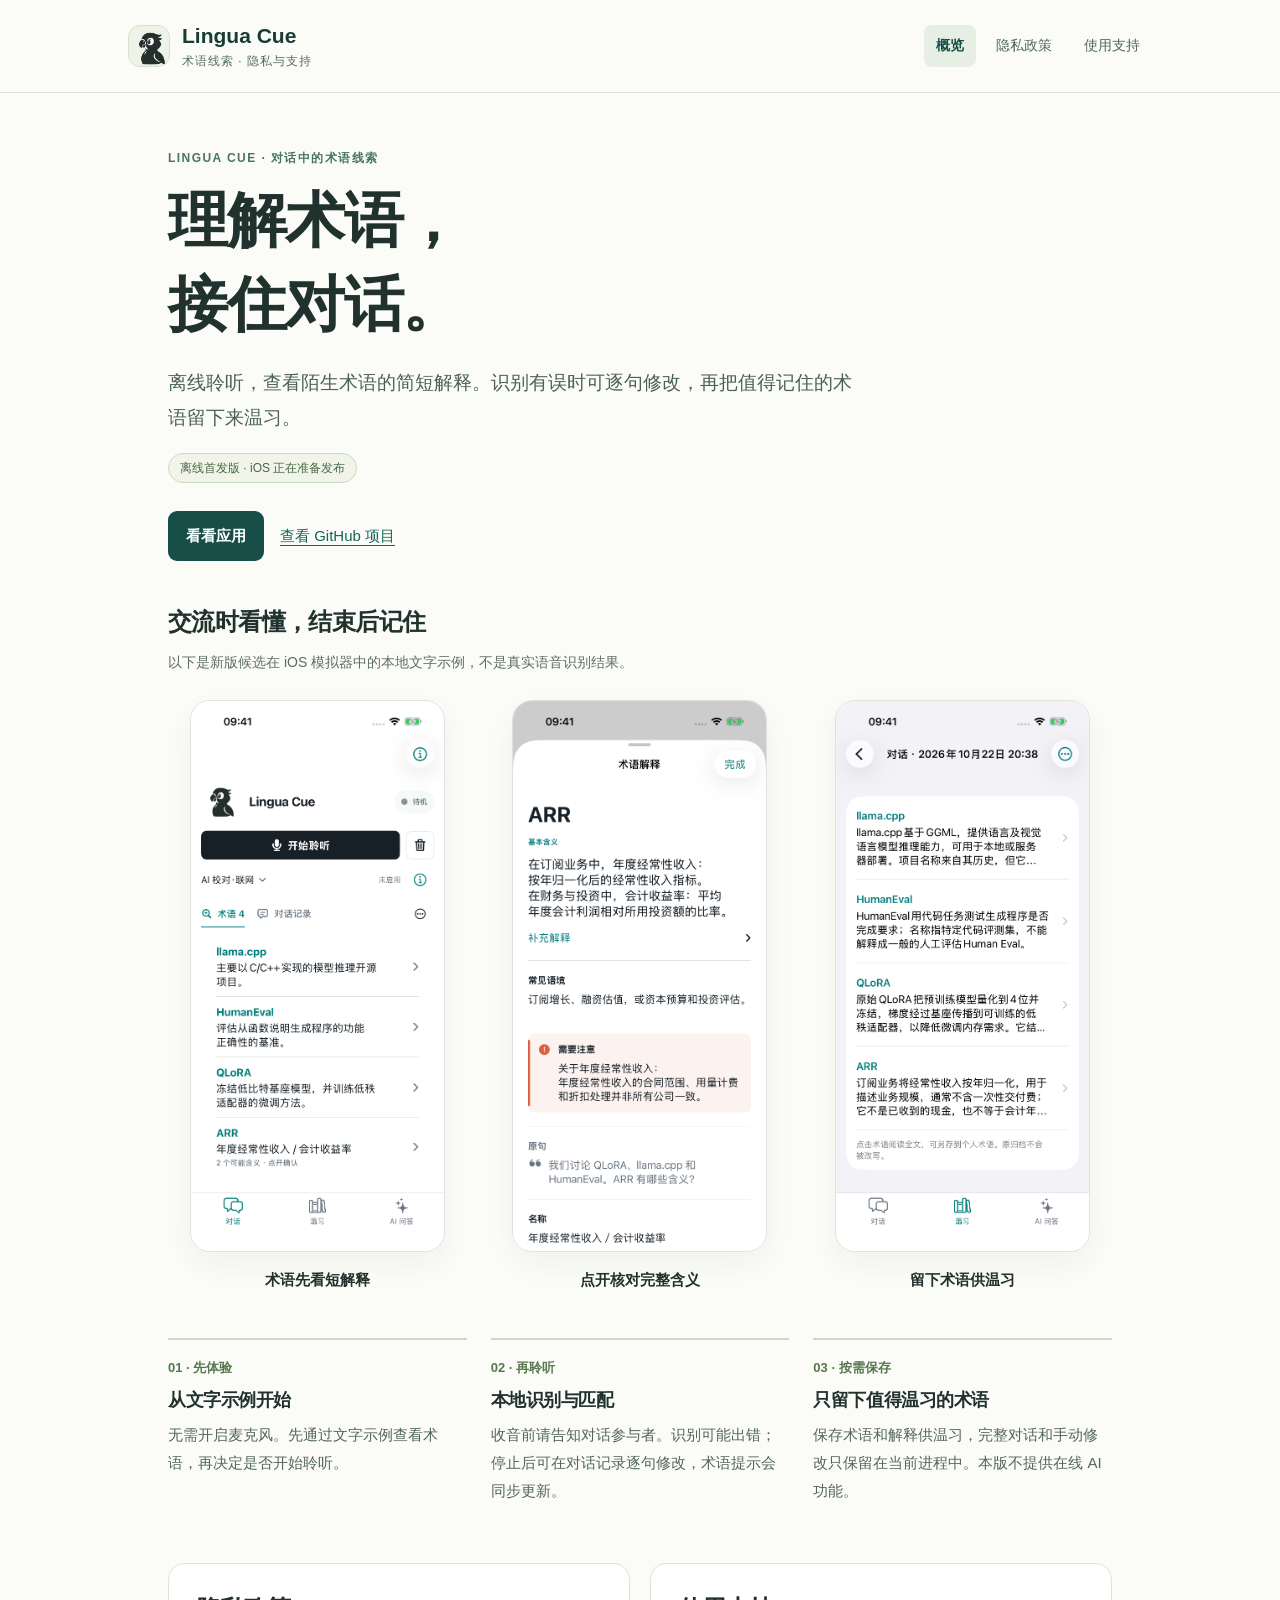
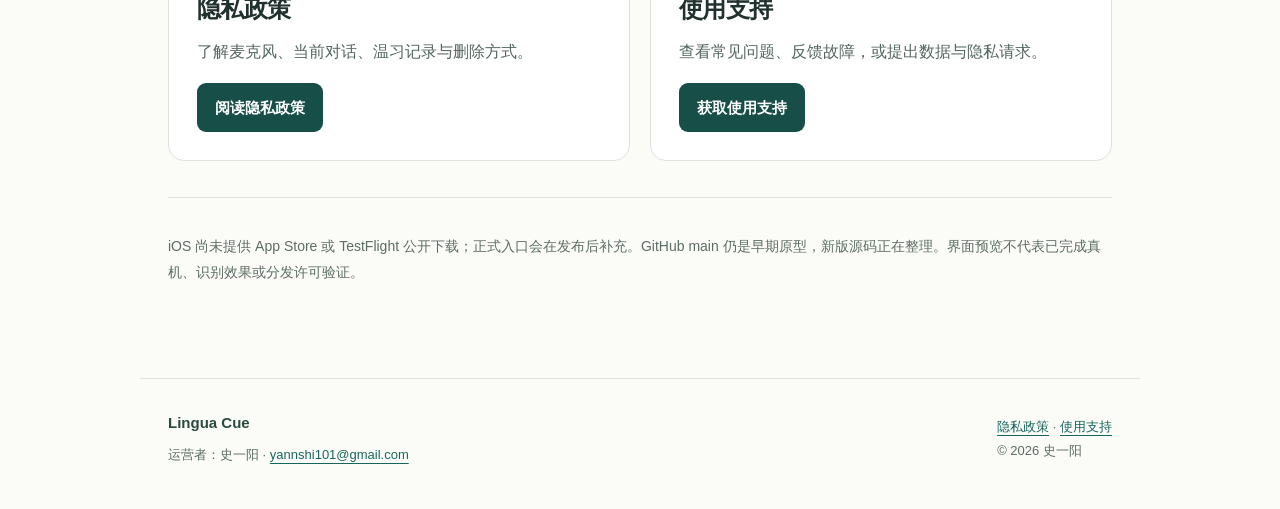
<file: index.html>
<!doctype html>
<html lang="zh-CN"><head><meta charset="utf-8"><meta name="viewport" content="width=device-width,initial-scale=1">
<title>理解术语，接住对话 · Lingua Cue</title><meta name="description" content="Lingua Cue：对话中的即时术语线索。查看应用预览、隐私政策与使用支持。">
<meta name="theme-color" content="#174f48"><link rel="canonical" href="https://msfgz.github.io/lingua-cue-support/">
<meta http-equiv="Content-Security-Policy" content="default-src 'none'; style-src 'self'; img-src 'self'; font-src 'none'; script-src 'none'; connect-src 'none'; base-uri 'none'; form-action 'none'">
<link rel="stylesheet" href="./styles.css"></head><body>
<a class="skip" href="#main">跳到正文</a><header class="header"><div class="header-inner">
<a class="brand" href="./" aria-label="Lingua Cue 文档首页"><span class="mark" aria-hidden="true"><img src="./assets/parrot.png" alt="" width="44" height="44"></span><span>Lingua Cue<small>术语线索 · 隐私与支持</small></span></a>
<nav aria-label="页面导航"><a href="./" aria-current="page">概览</a><a href="./privacy/">隐私政策</a><a href="./support/">使用支持</a></nav></div></header>
<main id="main"><section class="hero"><p class="eyebrow">LINGUA CUE · 对话中的术语线索</p><h1>理解术语，<br>接住对话。</h1>
<p class="lead">离线聆听，查看陌生术语的简短解释。识别有误时可逐句修改，再把值得记住的术语留下来温习。</p>
<span class="pill">离线首发版 · iOS 正在准备发布</span>
<div class="actions"><a class="button" href="#preview">看看应用</a><a href="https://github.com/MsFGz/lingua-cue">查看 GitHub 项目</a></div></section>
<section class="preview" id="preview"><h2>交流时看懂，结束后记住</h2><p class="muted">以下是新版候选在 iOS 模拟器中的本地文字示例，不是真实语音识别结果。</p>
<p class="muted gallery-hint">左右滑动浏览截图，点开查看原图。</p><div class="shots" tabindex="0" aria-label="应用截图，可横向浏览"><figure><a href="assets/terms.png"><img src="assets/terms.png" width="1206" height="2622" alt="术语列表，显示短释义和多义提示"></a><figcaption>术语先看短解释</figcaption></figure>
<figure><a href="assets/detail.png"><img src="assets/detail.png" width="1206" height="2622" alt="术语详情，展开完整候选含义与语境"></a><figcaption>点开核对完整含义</figcaption></figure>
<figure><a href="assets/study.png"><img src="assets/study.png" width="1206" height="2622" alt="温习页面，显示已保存的示例术语"></a><figcaption>留下术语供温习</figcaption></figure></div></section>
<section aria-label="使用方式"><div class="steps"><div class="step"><span class="number">01 · 先体验</span><h3>从文字示例开始</h3><p>无需开启麦克风。先通过文字示例查看术语，再决定是否开始聆听。</p></div>
<div class="step"><span class="number">02 · 再聆听</span><h3>本地识别与匹配</h3><p>收音前请告知对话参与者。识别可能出错；停止后可在对话记录逐句修改，术语提示会同步更新。</p></div>
<div class="step"><span class="number">03 · 按需保存</span><h3>只留下值得温习的术语</h3><p>保存术语和解释供温习，完整对话和手动修改只保留在当前进程中。本版不提供在线 AI 功能。</p></div></div></section>
<div class="cards"><section class="card"><h2>隐私政策</h2><p>了解麦克风、当前对话、温习记录与删除方式。</p><a class="button" href="privacy/">阅读隐私政策</a></section>
<section class="card"><h2>使用支持</h2><p>查看常见问题、反馈故障，或提出数据与隐私请求。</p><a class="button" href="support/">获取使用支持</a></section></div>
<hr class="rule"><p class="muted">iOS 尚未提供 App Store 或 TestFlight 公开下载；正式入口会在发布后补充。GitHub main 仍是早期原型，新版源码正在整理。界面预览不代表已完成真机、识别效果或分发许可验证。</p></main>
<footer><div><strong>Lingua Cue</strong><p>运营者：史一阳 · <a href="mailto:yannshi101@gmail.com">yannshi101@gmail.com</a></p></div>
<p><a href="./privacy/">隐私政策</a><span aria-hidden="true"> · </span><a href="./support/">使用支持</a><br><span>© 2026 史一阳</span></p></footer>
</body></html>
</file>
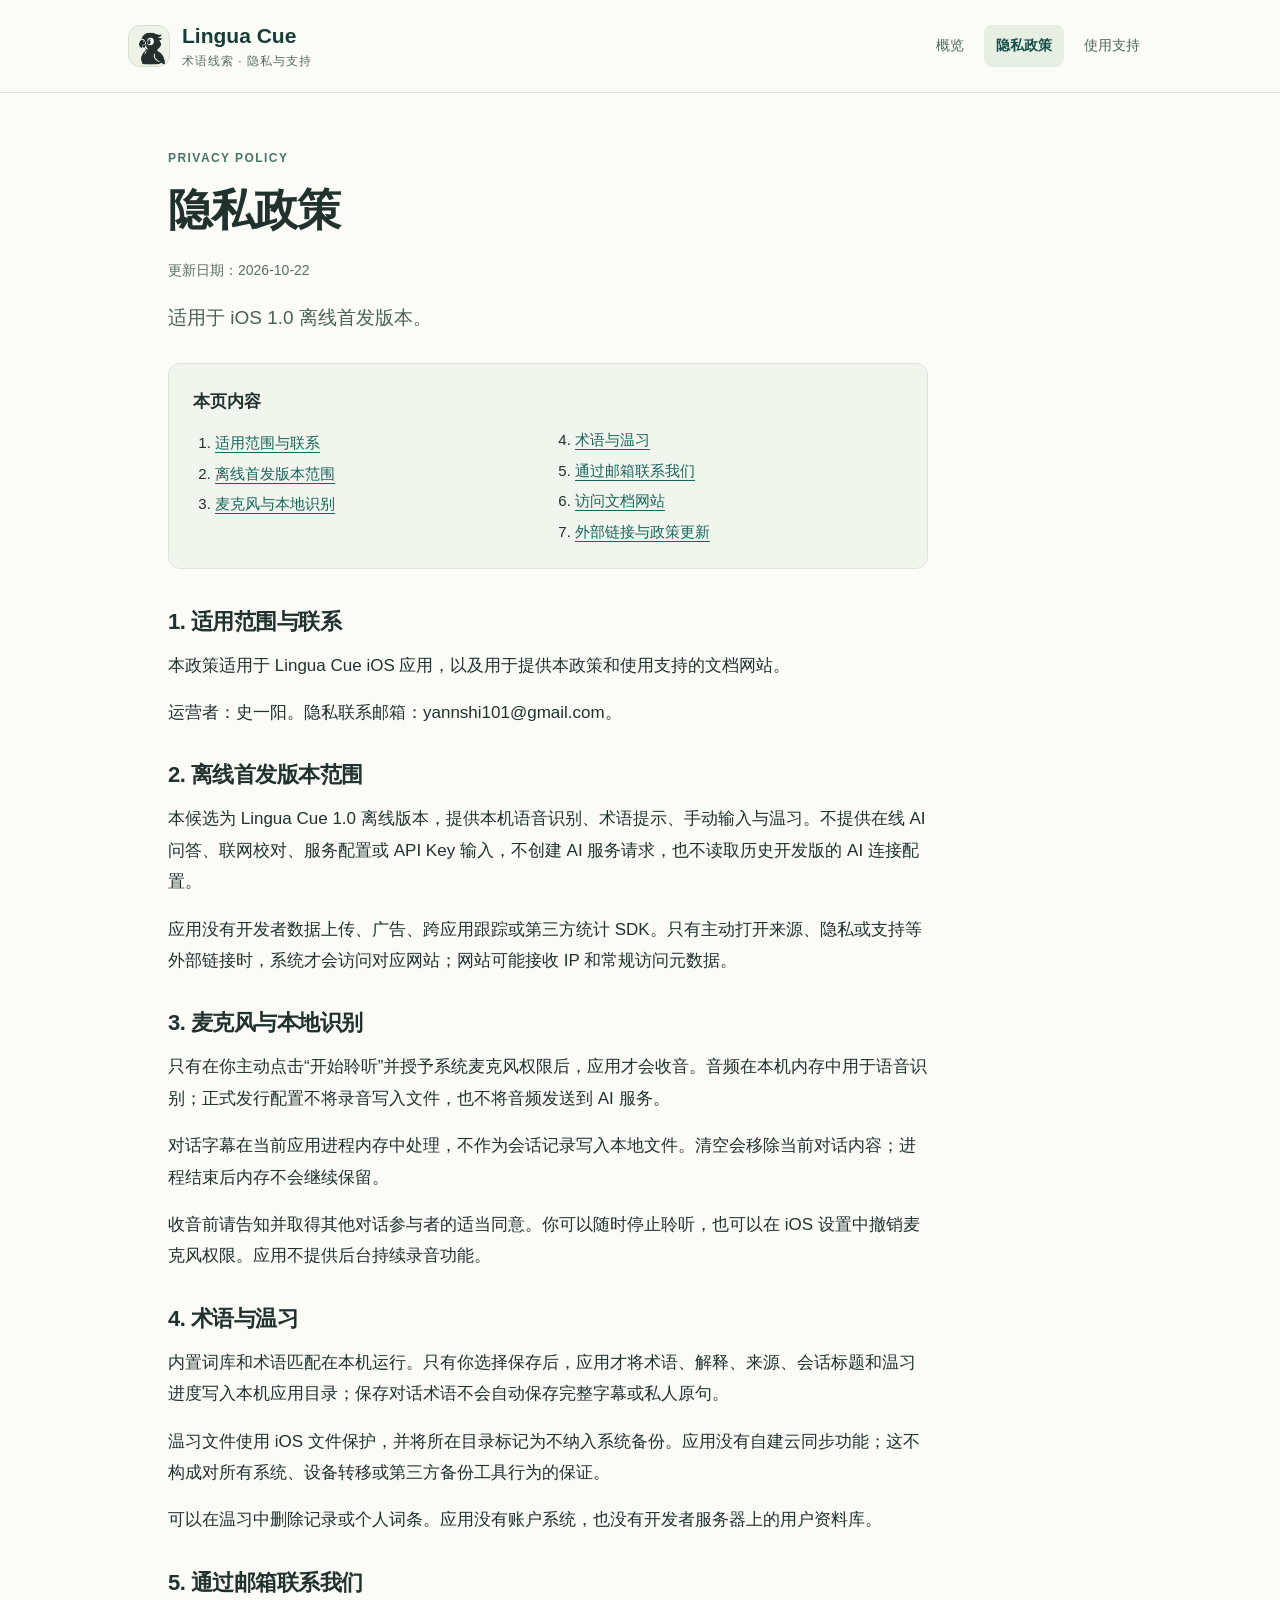
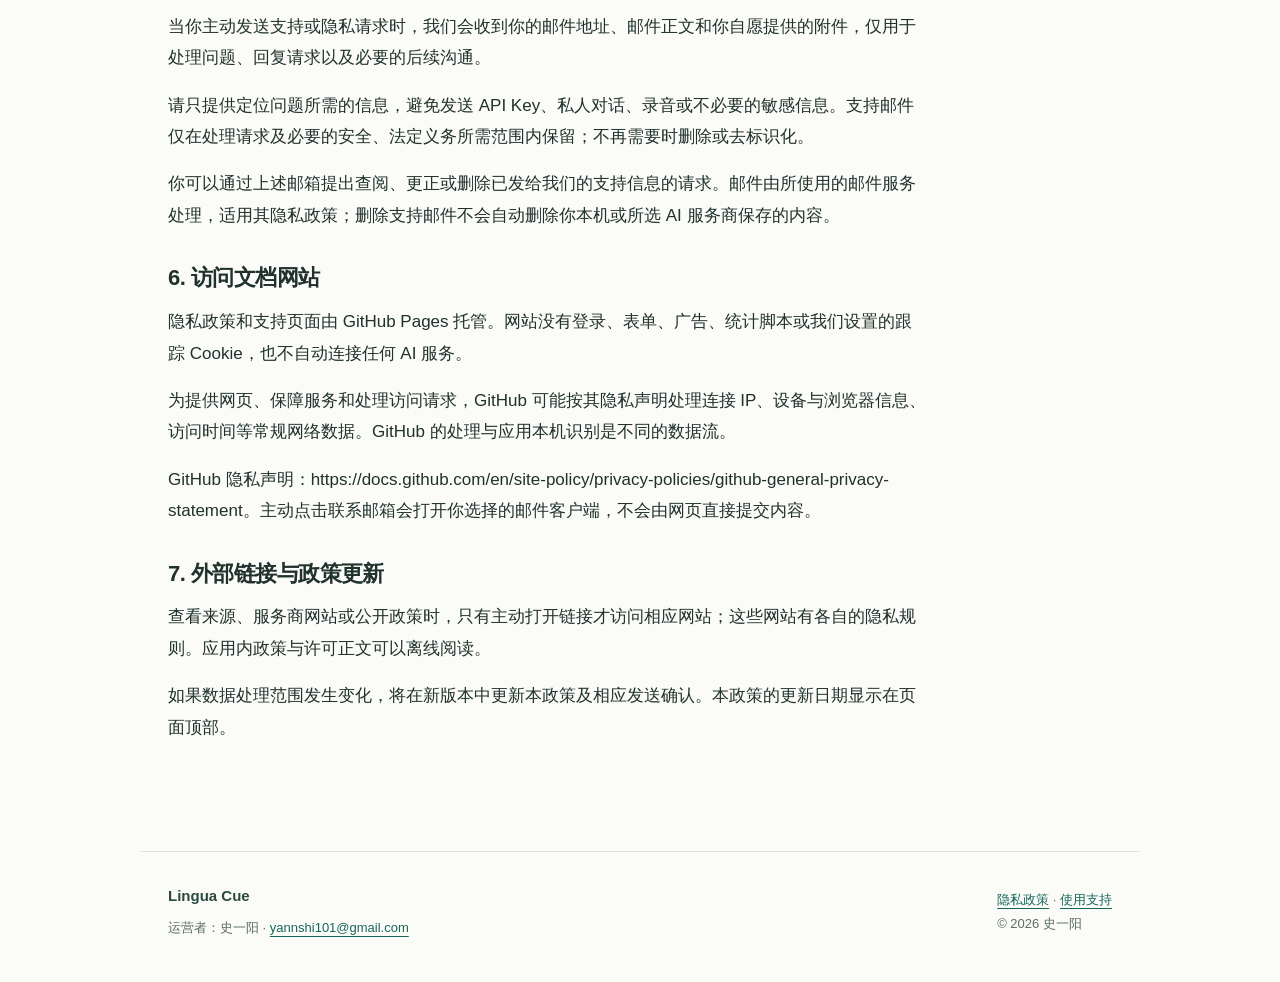
<file: privacy/index.html>
<!doctype html>
<html lang="zh-CN"><head><meta charset="utf-8"><meta name="viewport" content="width=device-width,initial-scale=1">
<title>隐私政策 · Lingua Cue</title><meta name="description" content="Lingua Cue 离线首发版本的麦克风、本机数据和联系信息处理说明。">
<meta name="theme-color" content="#174f48"><link rel="canonical" href="https://msfgz.github.io/lingua-cue-support/privacy/">
<meta http-equiv="Content-Security-Policy" content="default-src 'none'; style-src 'self'; img-src 'self'; font-src 'none'; script-src 'none'; connect-src 'none'; base-uri 'none'; form-action 'none'">
<link rel="stylesheet" href="../styles.css"></head><body>
<a class="skip" href="#main">跳到正文</a><header class="header"><div class="header-inner">
<a class="brand" href="../" aria-label="Lingua Cue 文档首页"><span class="mark" aria-hidden="true"><img src="../assets/parrot.png" alt="" width="44" height="44"></span><span>Lingua Cue<small>术语线索 · 隐私与支持</small></span></a>
<nav aria-label="页面导航"><a href="../">概览</a><a href="../privacy/" aria-current="page">隐私政策</a><a href="../support/">使用支持</a></nav></div></header>
<main id="main"><article class="document"><p class="eyebrow">PRIVACY POLICY</p><h1>隐私政策</h1><p class="date">更新日期：2026-10-22</p><p class="lead">适用于 iOS 1.0 离线首发版本。</p><aside class="toc" aria-label="隐私政策目录"><strong>本页内容</strong><ol><li><a href="#section-1">适用范围与联系</a></li><li><a href="#section-2">离线首发版本范围</a></li><li><a href="#section-3">麦克风与本地识别</a></li><li><a href="#section-4">术语与温习</a></li><li><a href="#section-5">通过邮箱联系我们</a></li><li><a href="#section-6">访问文档网站</a></li><li><a href="#section-7">外部链接与政策更新</a></li></ol></aside><section id="section-1"><h2>1. 适用范围与联系</h2><p>本政策适用于 Lingua Cue iOS 应用，以及用于提供本政策和使用支持的文档网站。</p><p>运营者：史一阳。隐私联系邮箱：yannshi101@gmail.com。</p></section><section id="section-2"><h2>2. 离线首发版本范围</h2><p>本候选为 Lingua Cue 1.0 离线版本，提供本机语音识别、术语提示、手动输入与温习。不提供在线 AI 问答、联网校对、服务配置或 API Key 输入，不创建 AI 服务请求，也不读取历史开发版的 AI 连接配置。</p><p>应用没有开发者数据上传、广告、跨应用跟踪或第三方统计 SDK。只有主动打开来源、隐私或支持等外部链接时，系统才会访问对应网站；网站可能接收 IP 和常规访问元数据。</p></section><section id="section-3"><h2>3. 麦克风与本地识别</h2><p>只有在你主动点击“开始聆听”并授予系统麦克风权限后，应用才会收音。音频在本机内存中用于语音识别；正式发行配置不将录音写入文件，也不将音频发送到 AI 服务。</p><p>对话字幕在当前应用进程内存中处理，不作为会话记录写入本地文件。清空会移除当前对话内容；进程结束后内存不会继续保留。</p><p>收音前请告知并取得其他对话参与者的适当同意。你可以随时停止聆听，也可以在 iOS 设置中撤销麦克风权限。应用不提供后台持续录音功能。</p></section><section id="section-4"><h2>4. 术语与温习</h2><p>内置词库和术语匹配在本机运行。只有你选择保存后，应用才将术语、解释、来源、会话标题和温习进度写入本机应用目录；保存对话术语不会自动保存完整字幕或私人原句。</p><p>温习文件使用 iOS 文件保护，并将所在目录标记为不纳入系统备份。应用没有自建云同步功能；这不构成对所有系统、设备转移或第三方备份工具行为的保证。</p><p>可以在温习中删除记录或个人词条。应用没有账户系统，也没有开发者服务器上的用户资料库。</p></section><section id="section-5"><h2>5. 通过邮箱联系我们</h2><p>当你主动发送支持或隐私请求时，我们会收到你的邮件地址、邮件正文和你自愿提供的附件，仅用于处理问题、回复请求以及必要的后续沟通。</p><p>请只提供定位问题所需的信息，避免发送 API Key、私人对话、录音或不必要的敏感信息。支持邮件仅在处理请求及必要的安全、法定义务所需范围内保留；不再需要时删除或去标识化。</p><p>你可以通过上述邮箱提出查阅、更正或删除已发给我们的支持信息的请求。邮件由所使用的邮件服务处理，适用其隐私政策；删除支持邮件不会自动删除你本机或所选 AI 服务商保存的内容。</p></section><section id="section-6"><h2>6. 访问文档网站</h2><p>隐私政策和支持页面由 GitHub Pages 托管。网站没有登录、表单、广告、统计脚本或我们设置的跟踪 Cookie，也不自动连接任何 AI 服务。</p><p>为提供网页、保障服务和处理访问请求，GitHub 可能按其隐私声明处理连接 IP、设备与浏览器信息、访问时间等常规网络数据。GitHub 的处理与应用本机识别是不同的数据流。</p><p>GitHub 隐私声明：https://docs.github.com/en/site-policy/privacy-policies/github-general-privacy-statement。主动点击联系邮箱会打开你选择的邮件客户端，不会由网页直接提交内容。</p></section><section id="section-7"><h2>7. 外部链接与政策更新</h2><p>查看来源、服务商网站或公开政策时，只有主动打开链接才访问相应网站；这些网站有各自的隐私规则。应用内政策与许可正文可以离线阅读。</p><p>如果数据处理范围发生变化，将在新版本中更新本政策及相应发送确认。本政策的更新日期显示在页面顶部。</p></section></article></main>
<footer><div><strong>Lingua Cue</strong><p>运营者：史一阳 · <a href="mailto:yannshi101@gmail.com">yannshi101@gmail.com</a></p></div>
<p><a href="../privacy/">隐私政策</a><span aria-hidden="true"> · </span><a href="../support/">使用支持</a><br><span>© 2026 史一阳</span></p></footer>
</body></html>
</file>
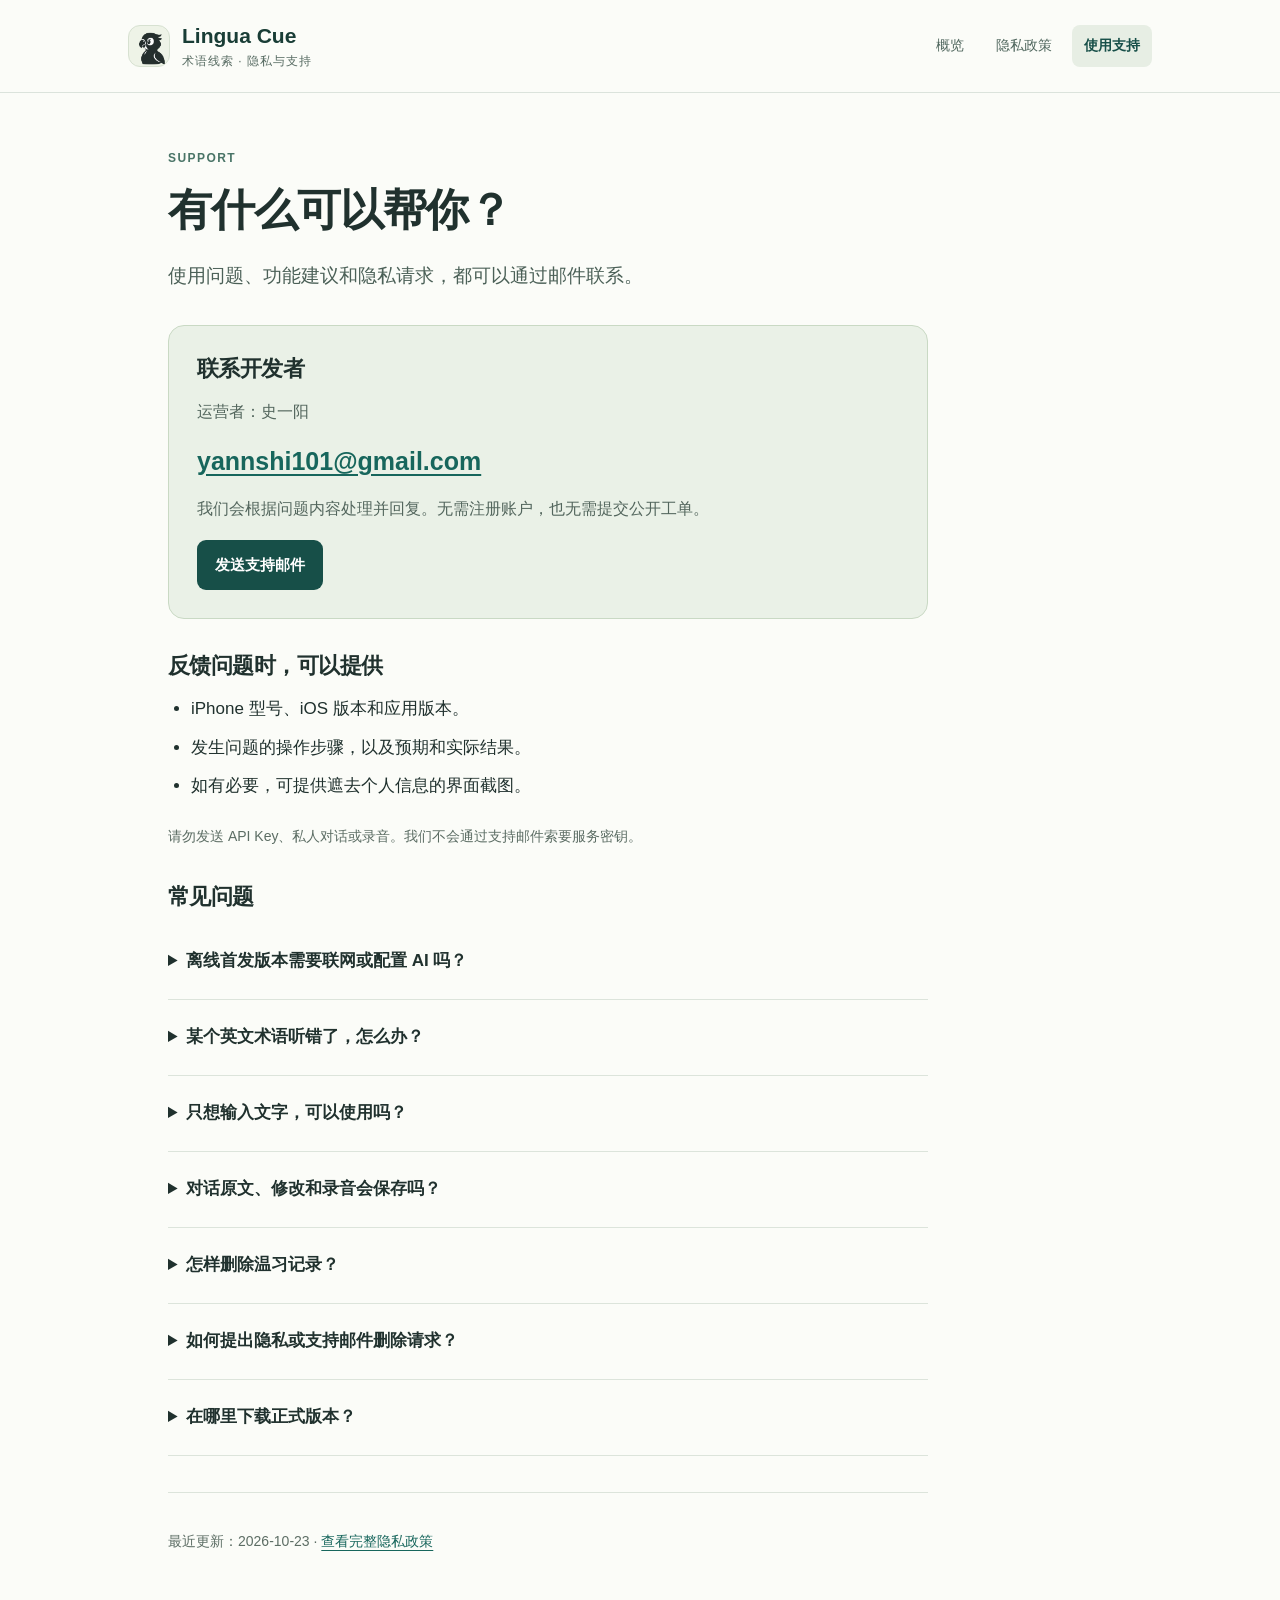
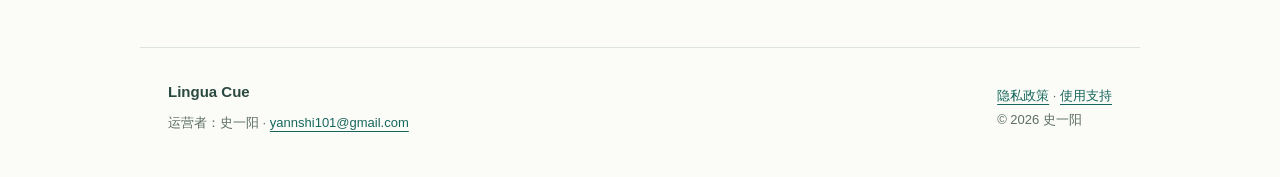
<file: support/index.html>
<!doctype html>
<html lang="zh-CN"><head><meta charset="utf-8"><meta name="viewport" content="width=device-width,initial-scale=1">
<title>使用支持 · Lingua Cue</title><meta name="description" content="联系 Lingua Cue 开发者，查看常见问题，反馈故障及提出隐私请求。">
<meta name="theme-color" content="#174f48"><link rel="canonical" href="https://msfgz.github.io/lingua-cue-support/support/">
<meta http-equiv="Content-Security-Policy" content="default-src 'none'; style-src 'self'; img-src 'self'; font-src 'none'; script-src 'none'; connect-src 'none'; base-uri 'none'; form-action 'none'">
<link rel="stylesheet" href="../styles.css"></head><body>
<a class="skip" href="#main">跳到正文</a><header class="header"><div class="header-inner">
<a class="brand" href="../" aria-label="Lingua Cue 文档首页"><span class="mark" aria-hidden="true"><img src="../assets/parrot.png" alt="" width="44" height="44"></span><span>Lingua Cue<small>术语线索 · 隐私与支持</small></span></a>
<nav aria-label="页面导航"><a href="../">概览</a><a href="../privacy/">隐私政策</a><a href="../support/" aria-current="page">使用支持</a></nav></div></header>
<main id="main"><article class="document"><p class="eyebrow">SUPPORT</p><h1>有什么可以帮你？</h1>
<p class="lead">使用问题、功能建议和隐私请求，都可以通过邮件联系。</p>
<section class="card contact"><h2>联系开发者</h2><p>运营者：史一阳</p><a class="email" href="mailto:yannshi101@gmail.com?subject=Lingua%20Cue%20%E4%BD%BF%E7%94%A8%E6%94%AF%E6%8C%81">yannshi101@gmail.com</a>
<p>我们会根据问题内容处理并回复。无需注册账户，也无需提交公开工单。</p><a class="button" href="mailto:yannshi101@gmail.com?subject=Lingua%20Cue%20%E4%BD%BF%E7%94%A8%E6%94%AF%E6%8C%81">发送支持邮件</a></section>
<section><h2>反馈问题时，可以提供</h2><ul class="list"><li>iPhone 型号、iOS 版本和应用版本。</li><li>发生问题的操作步骤，以及预期和实际结果。</li><li>如有必要，可提供遮去个人信息的界面截图。</li></ul>
<p class="muted">请勿发送 API Key、私人对话或录音。我们不会通过支持邮件索要服务密钥。</p></section>
<section class="faq" id="faq"><h2>常见问题</h2><details><summary>离线首发版本需要联网或配置 AI 吗？</summary><p>本版使用随包模型和本地词库，可在离线状态听写、查看术语和温习。没有在线 AI 问答、联网校对或密钥配置入口。主动打开来源、隐私或支持等外部网页时，由系统访问相应网站。</p></details><details><summary>某个英文术语听错了，怎么办？</summary><p>先停止聆听，打开“对话记录”，点对应句旁的“修改”。保存正确文字后，当前术语提示和本轮待保存的温习术语会更新；点“恢复原文”可撤销修改。识别和提示仍可能出错。</p></details><details><summary>只想输入文字，可以使用吗？</summary><p>可以。打开“术语 / 对话记录”旁的菜单，选择“手动输入”，输入内容并提交，无需打开麦克风。</p></details><details><summary>对话原文、修改和录音会保存吗？</summary><p>应用不保存录音；完整对话和手动修改只保留在当前进程中。保存温习会保留术语、解释和来源，不会自动保存完整字幕。</p></details><details><summary>怎样删除温习记录？</summary><p>进入“温习”，打开对应记录，从右上菜单选择“删除记录”并确认。个人词条也可在温习中删除。</p></details><details><summary>如何提出隐私或支持邮件删除请求？</summary><p>通过上述邮箱联系，注明请求类型。只提供必要信息，不必发送身份证、私人对话或录音。数据范围见隐私政策。</p></details><details><summary>在哪里下载正式版本？</summary><p>Lingua Cue iOS 应用处于发布准备阶段，正式上架后将在此补充 App Store 入口。</p></details></section><hr class="rule"><p class="muted">最近更新：2026-10-23 · <a href="../privacy/">查看完整隐私政策</a></p></article></main>
<footer><div><strong>Lingua Cue</strong><p>运营者：史一阳 · <a href="mailto:yannshi101@gmail.com">yannshi101@gmail.com</a></p></div>
<p><a href="../privacy/">隐私政策</a><span aria-hidden="true"> · </span><a href="../support/">使用支持</a><br><span>© 2026 史一阳</span></p></footer>
</body></html>
</file>
<file: styles.css>
*{box-sizing:border-box}html{scroll-behavior:smooth;scroll-padding-top:110px}body{margin:0;background:#fbfcf8;color:#20312e;font:17px/1.85 -apple-system,BlinkMacSystemFont,"PingFang SC","Microsoft YaHei",sans-serif}a{color:#17665c;text-underline-offset:4px;overflow-wrap:anywhere}a:hover{color:#103e38}a:focus-visible,summary:focus-visible{outline:3px solid #bc6b24;outline-offset:5px;border-radius:3px}.skip{position:absolute;left:16px;top:-100px;background:white;padding:8px 16px;z-index:3}.skip:focus{top:10px}.header{background:#fbfcf8;border-bottom:1px solid #dbe3dc}.header-inner{max-width:1080px;margin:auto;padding:22px 28px;display:flex;align-items:center;justify-content:space-between;gap:20px}.brand{display:flex;align-items:center;gap:12px;text-decoration:none;color:#193d36;font-size:21px;font-weight:750;line-height:1.35}.brand small{display:block;font-size:12px;color:#586c63;font-weight:500;letter-spacing:.08em;margin-top:3px}.mark{width:42px;height:42px;background:#174f48;color:#fff;border-radius:12px;display:grid;place-items:center;font-size:15px;flex:none}nav{display:flex;gap:8px;flex-wrap:wrap}nav a{text-decoration:none;font-size:14px;padding:8px 12px;border-radius:8px;color:#50675e}nav a[aria-current]{background:#e7eee4;color:#174f48;font-weight:700}main{max-width:1000px;margin:auto;padding:54px 28px 76px}h1,h2,h3{line-height:1.4;letter-spacing:-.025em}h1{font-size:clamp(30px,5vw,44px);margin:10px 0 18px}h2{font-size:24px;margin:0 0 12px}h3{font-size:18px;margin:0 0 8px}p{margin:0 0 16px;overflow-wrap:anywhere}.eyebrow{font-size:12px;letter-spacing:.12em;color:#497467;font-weight:750;margin:0}.lead{font-size:19px;max-width:700px;color:#4b6057}.pill{display:inline-block;font-size:12px;line-height:1.5;border:1px solid #cad9c8;color:#476644;background:#f1f5e9;border-radius:20px;padding:5px 11px;margin:2px 0 20px}.cards{display:grid;grid-template-columns:1fr 1fr;gap:20px;margin-top:30px}.card{padding:28px;border:1px solid #dce4db;background:#fff;border-radius:16px}.card p{color:#53665d;font-size:16px}.card .button,.button{display:inline-block;padding:11px 18px;border-radius:9px;background:#174f48;color:#fff;text-decoration:none;font-size:15px;font-weight:650}.card .button:hover,.button:hover{background:#103e38;color:white}.muted,.date{color:#5c6d64;font-size:14px}.rule{margin:36px 0;border:0;border-top:1px solid #dce4db}.document{max-width:760px}.document section{margin:32px 0}.document h2{font-size:22px}.toc{padding:22px 24px;border:1px solid #dce4db;border-radius:12px;background:#f1f5ee;margin:28px 0 38px}.toc ol{padding-left:22px;margin:8px 0 0;columns:2;column-gap:32px}.toc li{break-inside:avoid;font-size:15px;margin:3px 0}.contact{background:#eaf1e7;border-color:#c9d9c4}.contact .email{display:inline-block;font-size:clamp(18px,4.5vw,25px);font-weight:700;line-height:1.5;margin:0 0 14px}.list{padding-left:23px;margin:12px 0 22px}.list li{margin:7px 0}.faq{margin-top:36px}.faq details{padding:19px 0;border-bottom:1px solid #dce4db}.faq summary{cursor:pointer;font-weight:650;line-height:1.7;padding:4px 0}.faq details p{margin:14px 0 0;color:#4b6057}footer{border-top:1px solid #dce4db;max-width:1000px;margin:auto;padding:30px 28px 36px;display:flex;justify-content:space-between;gap:20px;font-size:13px;color:#5c6d64}footer p{margin:6px 0}footer strong{color:#2a4940;font-size:15px}@media(max-width:600px){.header-inner{padding:18px 20px;align-items:flex-start;flex-direction:column;gap:14px}nav{gap:2px}nav a{padding:7px 10px}main{padding:32px 20px 54px}.cards{grid-template-columns:1fr;gap:14px}.card{padding:23px}.toc ol{columns:1}.document h2{font-size:21px}footer{padding:24px 20px;flex-direction:column;gap:8px}.lead{font-size:17px}}@media(prefers-reduced-motion:reduce){html{scroll-behavior:auto}}
.mark{background:#eef3e7;border:1px solid #d7e1d1}.mark img{object-fit:contain}.gallery-hint{display:none}.shots:focus-visible{outline:3px solid #bc6b24;outline-offset:5px}.hero{max-width:800px}.hero h1{font-size:clamp(34px,6vw,60px)}.actions{display:flex;gap:16px;align-items:center;flex-wrap:wrap;margin:8px 0 32px}.actions a:not(.button){font-size:15px}.preview{margin:44px 0}.shots{display:grid;grid-template-columns:repeat(3,minmax(0,1fr));gap:24px;margin:24px 0}.shots figure{margin:0;text-align:center}.shots img{display:block;width:100%;max-width:255px;height:auto;margin:auto;border:1px solid #dce4db;border-radius:20px;box-shadow:0 12px 30px #20312e0c}.shots figcaption{font-size:15px;font-weight:650;margin-top:14px}.steps{display:grid;grid-template-columns:repeat(3,minmax(0,1fr));gap:24px;margin:28px 0 42px}.step{border-top:2px solid #cddbc6;padding-top:16px}.step p{font-size:15px;color:#53665d}.number{display:block;color:#57784e;font-size:13px;font-weight:700;margin-bottom:8px}@media(max-width:600px){.shots{display:flex;overflow-x:auto;scroll-snap-type:x mandatory;gap:16px;padding-bottom:12px}.shots figure{flex:0 0 min(74vw,245px);scroll-snap-align:start}.shots img{border-radius:16px}.shots figcaption{font-size:14px;line-height:1.5}.gallery-hint{display:block}.steps{grid-template-columns:1fr;gap:18px}.hero h1{font-size:36px}.preview{margin:34px 0}}
</file>
